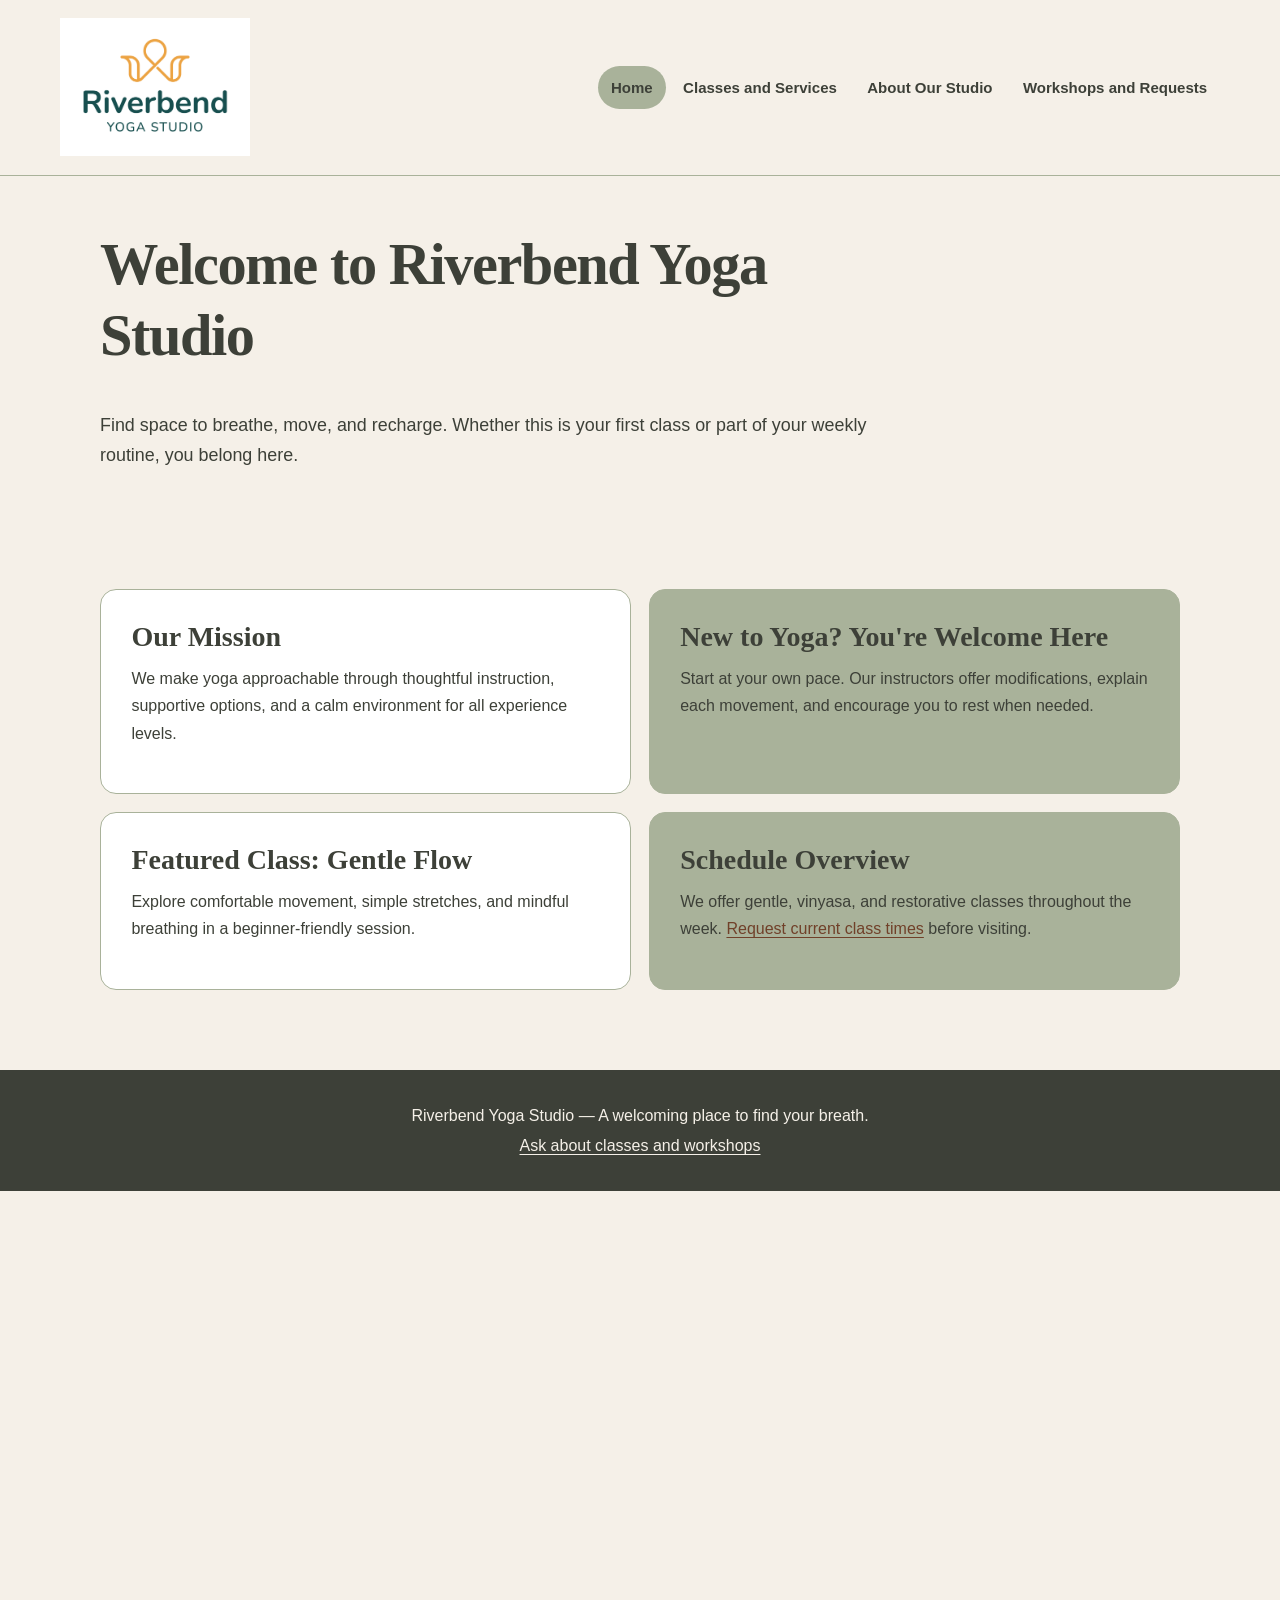
<file: index.html>
<!DOCTYPE html>

<html lang="en">
<head>
<meta charset="utf-8"/>
<meta content="width=device-width, initial-scale=1.0" name="viewport"/>
<meta content="Riverbend Yoga Studio offers welcoming yoga classes and workshops for all experience levels." name="description"/>
<title>Home | Riverbend Yoga Studio</title>
<link href="styles.css" rel="stylesheet"/>
<script defer="True" src="script.js"></script></head>
<body>
<a class="skip-link" href="#main-content">Skip to main content</a><header class="site-header">
<a class="brand" href="index.html"><img alt="Riverbend Yoga Studio logo" class="brand-logo" src="yoga-logo_c.png" width="180"/></a>
<nav aria-label="Main navigation" id="primary-nav"><ul><li><a aria-current="page" href="index.html">Home</a></li><li><a href="services.html">Classes and Services</a></li><li><a href="about.html">About Our Studio</a></li><li><a href="events.html">Workshops and Requests</a></li></ul></nav>
</header>
<main class="page-shell home-page" id="main-content">
<h1>Welcome to Riverbend Yoga Studio</h1>
<p class="page-intro">Find space to breathe, move, and recharge. Whether this is your first class or part of your weekly routine, you belong here.</p>
<picture class="hero-photo">
<source media="(max-width: 600px)" srcset="yoga-feature-small_c.png"/>
<img alt="Yoga student balancing on her hands in a bright studio" loading="eager" src="yoga-feature-large_c.png" width="900"/>
</picture>
<section aria-labelledby="mission" class="info-card feature-card"><h2 id="mission">Our Mission</h2><p>We make yoga approachable through thoughtful instruction, supportive options, and a calm environment for all experience levels.</p></section>
<section aria-labelledby="beginners" class="info-card"><h2 id="beginners">New to Yoga? You're Welcome Here</h2><p>Start at your own pace. Our instructors offer modifications, explain each movement, and encourage you to rest when needed.</p></section>
<section aria-labelledby="featured" class="info-card feature-card"><h2 id="featured">Featured Class: Gentle Flow</h2><p>Explore comfortable movement, simple stretches, and mindful breathing in a beginner-friendly session.</p></section>
<section aria-labelledby="schedule" class="info-card"><h2 id="schedule">Schedule Overview</h2><p>We offer gentle, vinyasa, and restorative classes throughout the week. <a class="text-link" href="events.html">Request current class times</a> before visiting.</p></section>
</main>
<footer class="site-footer">
<p>Riverbend Yoga Studio — A welcoming place to find your breath.</p>
<p><a href="events.html">Ask about classes and workshops</a></p>
</footer>
</body>
</html>
</file>
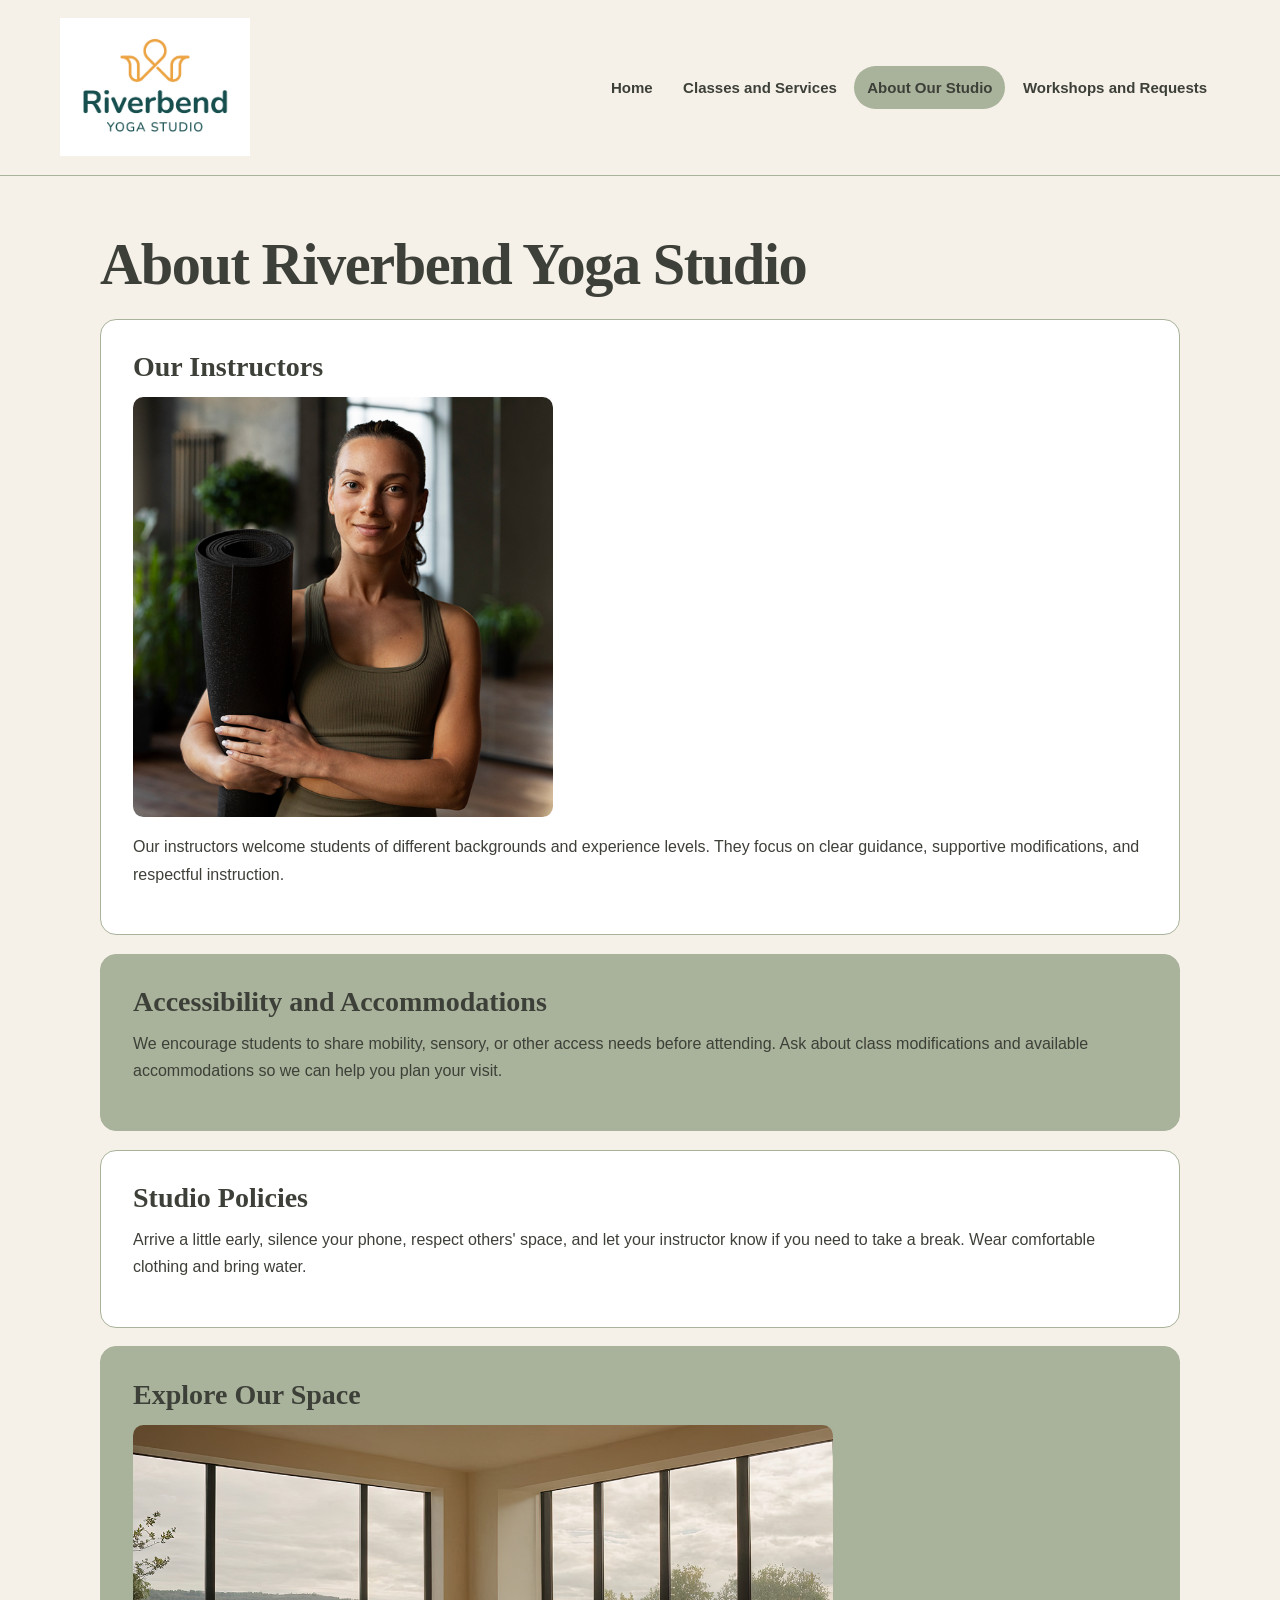
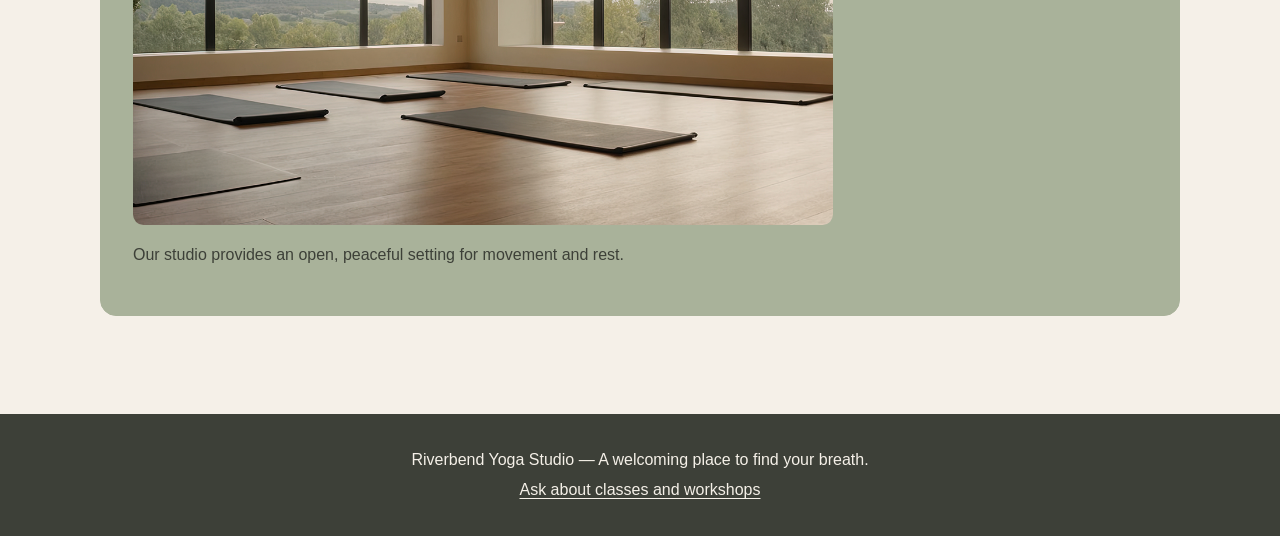
<file: about.html>
<!DOCTYPE html>

<html lang="en">
<head>
<meta charset="utf-8"/>
<meta content="width=device-width, initial-scale=1.0" name="viewport"/>
<meta content="Riverbend Yoga Studio offers welcoming yoga classes and workshops for all experience levels." name="description"/>
<title>About | Riverbend Yoga Studio</title>
<link href="styles.css" rel="stylesheet"/>
<script defer="True" src="script.js"></script></head>
<body>
<a class="skip-link" href="#main-content">Skip to main content</a><header class="site-header">
<a class="brand" href="index.html"><img alt="Riverbend Yoga Studio logo" class="brand-logo" src="yoga-logo_c.png" width="180"/></a>
<nav aria-label="Main navigation" id="primary-nav"><ul><li><a href="index.html">Home</a></li><li><a href="services.html">Classes and Services</a></li><li><a aria-current="page" href="about.html">About Our Studio</a></li><li><a href="events.html">Workshops and Requests</a></li></ul></nav>
</header>
<main class="page-shell" id="main-content">
<h1>About Riverbend Yoga Studio</h1>
<section class="info-card"><h2>Our Instructors</h2><img alt="Yoga instructor holding a rolled mat at the studio" loading="lazy" src="yoga-instructor_c.png" width="420"/><p>Our instructors welcome students of different backgrounds and experience levels. They focus on clear guidance, supportive modifications, and respectful instruction.</p></section>
<section class="info-card"><h2>Accessibility and Accommodations</h2><p>We encourage students to share mobility, sensory, or other access needs before attending. Ask about class modifications and available accommodations so we can help you plan your visit.</p></section>
<section class="info-card"><h2>Studio Policies</h2><p>Arrive a little early, silence your phone, respect others' space, and let your instructor know if you need to take a break. Wear comfortable clothing and bring water.</p></section>
<section class="info-card"><h2>Explore Our Space</h2><img alt="Bright yoga studio with mats arranged across a wooden floor" loading="lazy" src="yoga-studio_c.png" width="700"/><p>Our studio provides an open, peaceful setting for movement and rest.</p></section>
</main>
<footer class="site-footer">
<p>Riverbend Yoga Studio — A welcoming place to find your breath.</p>
<p><a href="events.html">Ask about classes and workshops</a></p>
</footer>
</body>
</html>
</file>
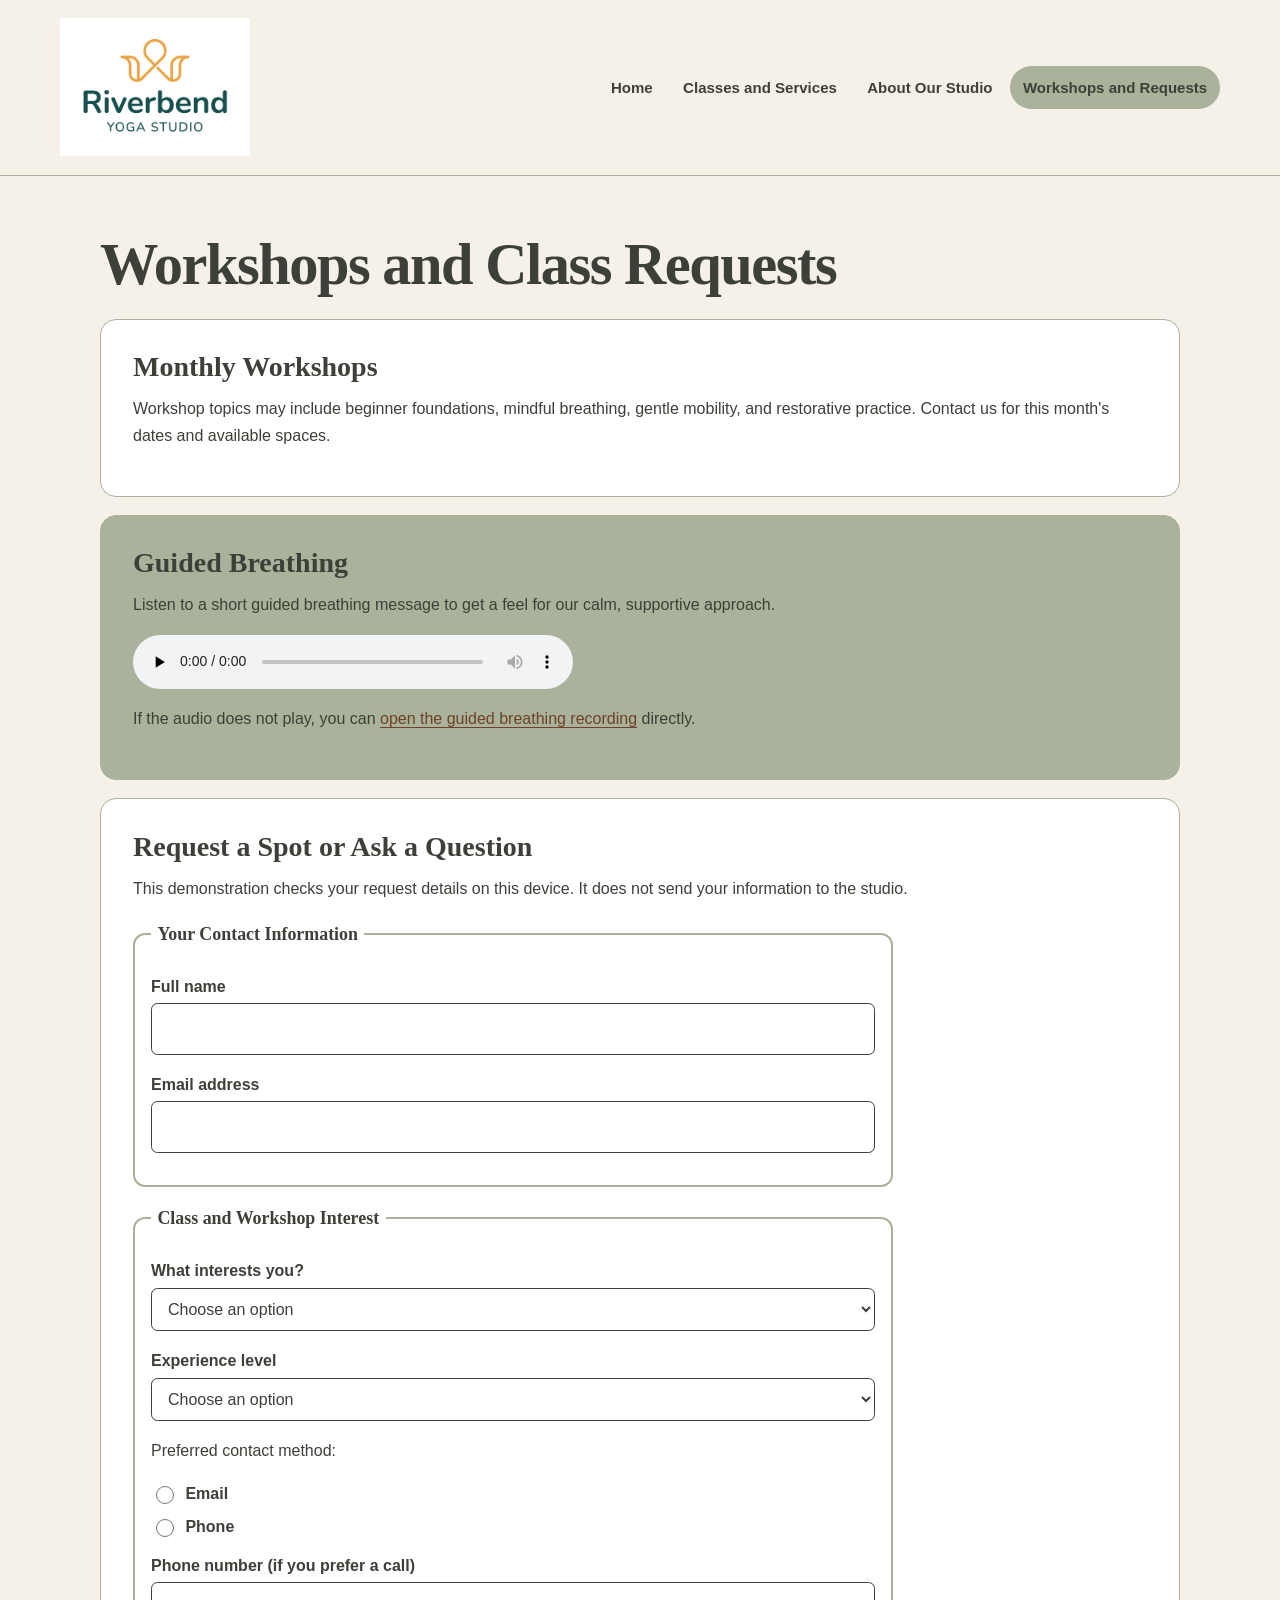
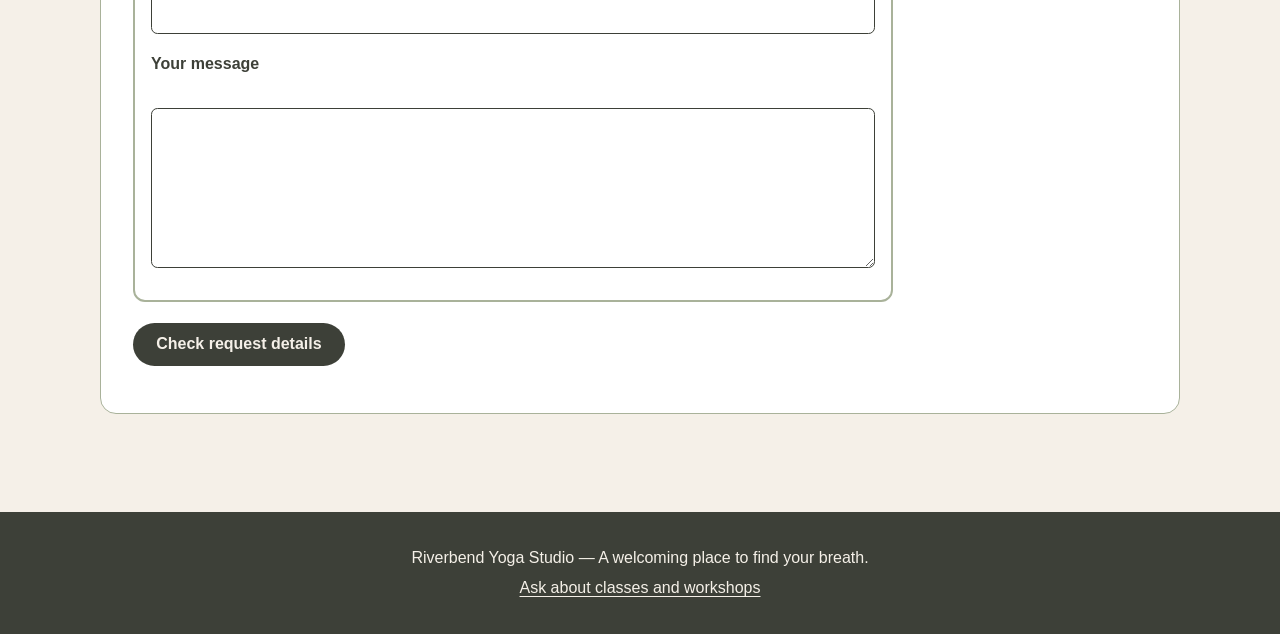
<file: events.html>
<!DOCTYPE html>

<html lang="en">
<head>
<meta charset="utf-8"/>
<meta content="width=device-width, initial-scale=1.0" name="viewport"/>
<meta content="Riverbend Yoga Studio offers welcoming yoga classes and workshops for all experience levels." name="description"/>
<title>Workshops and Requests | Riverbend Yoga Studio</title>
<link href="styles.css" rel="stylesheet"/>
<script defer="True" src="script.js"></script></head>
<body>
<a class="skip-link" href="#main-content">Skip to main content</a><header class="site-header">
<a class="brand" href="index.html"><img alt="Riverbend Yoga Studio logo" class="brand-logo" src="yoga-logo_c.png" width="180"/></a>
<nav aria-label="Main navigation" id="primary-nav"><ul><li><a href="index.html">Home</a></li><li><a href="services.html">Classes and Services</a></li><li><a href="about.html">About Our Studio</a></li><li><a aria-current="page" href="events.html">Workshops and Requests</a></li></ul></nav>
</header>
<main class="page-shell" id="main-content">
<h1>Workshops and Class Requests</h1>
<section class="info-card"><h2>Monthly Workshops</h2><p>Workshop topics may include beginner foundations, mindful breathing, gentle mobility, and restorative practice. Contact us for this month's dates and available spaces.</p></section>
<section class="info-card"><h2>Guided Breathing</h2><p>Listen to a short guided breathing message to get a feel for our calm, supportive approach.</p><audio aria-label="Riverbend Yoga Studio guided welcome recording" controls="" preload="none"><source src="yoga-breathing_c.mp3" type="audio/mpeg"/>Your browser does not support audio playback. Contact the studio to ask about guided breathing sessions.</audio><p>If the audio does not play, you can <a href="yoga-breathing_c.mp3">open the guided breathing recording</a> directly.</p></section>
<section class="info-card"><h2>Request a Spot or Ask a Question</h2><p>This demonstration checks your request details on this device. It does not send your information to the studio.</p>
<form action="#request-form" class="interest-form" id="request-form" method="get" novalidate="novalidate">
<fieldset><legend>Your Contact Information</legend>
<p><label for="name">Full name</label> <input aria-describedby="name-error" autocomplete="name" id="name" minlength="2" name="name" required="" type="text"/><span aria-live="polite" class="field-error" id="name-error"></span></p>
<p><label for="email">Email address</label> <input aria-describedby="email-error" autocomplete="email" id="email" name="email" required="" type="email"/><span aria-live="polite" class="field-error" id="email-error"></span></p>
</fieldset>
<fieldset><legend>Class and Workshop Interest</legend>
<p><label for="interest">What interests you?</label> <select aria-describedby="interest-error" id="interest" name="interest" required=""><option value="">Choose an option</option><option value="gentle">Gentle Yoga</option><option value="vinyasa">Vinyasa Flow</option><option value="restorative">Restorative Yoga</option><option value="private">Private Session</option><option value="workshop">Monthly Workshop</option><option value="athletes">Yoga for Athletes</option></select><span aria-live="polite" class="field-error" id="interest-error"></span></p>
<p><label for="experience">Experience level</label> <select aria-describedby="experience-error" id="experience" name="experience" required=""><option value="">Choose an option</option><option value="beginner">Beginner</option><option value="some">Some experience</option><option value="experienced">Experienced</option></select><span aria-live="polite" class="field-error" id="experience-error"></span></p>
<p>Preferred contact method:</p><p class="radio-choice"><input id="contact-email" name="contact_method" required="" type="radio" value="email"/><label for="contact-email">Email</label></p><p class="radio-choice"><input id="contact-phone" name="contact_method" type="radio" value="phone"/><label for="contact-phone">Phone</label></p><span aria-live="polite" class="field-error" id="contact-method-error"></span>
<p><label for="phone">Phone number (if you prefer a call)</label> <input aria-describedby="phone-error" id="phone" name="phone" pattern="[0-9()+. -]{7,20}" title="Enter a phone number using 7 to 20 digits or common phone symbols" type="tel"/><span aria-live="polite" class="field-error" id="phone-error"></span></p>
<p><label for="message">Your message</label><br/><textarea aria-describedby="message-error" cols="45" id="message" minlength="10" name="message" required="" rows="5"></textarea><span aria-live="polite" class="field-error" id="message-error"></span></p>
</fieldset>
<button type="submit">Check request details</button>
<p aria-live="polite" id="form-status" role="status"></p></form>
</section>
</main>
<footer class="site-footer">
<p>Riverbend Yoga Studio — A welcoming place to find your breath.</p>
<p><a href="events.html">Ask about classes and workshops</a></p>
</footer>
</body>
</html>
</file>
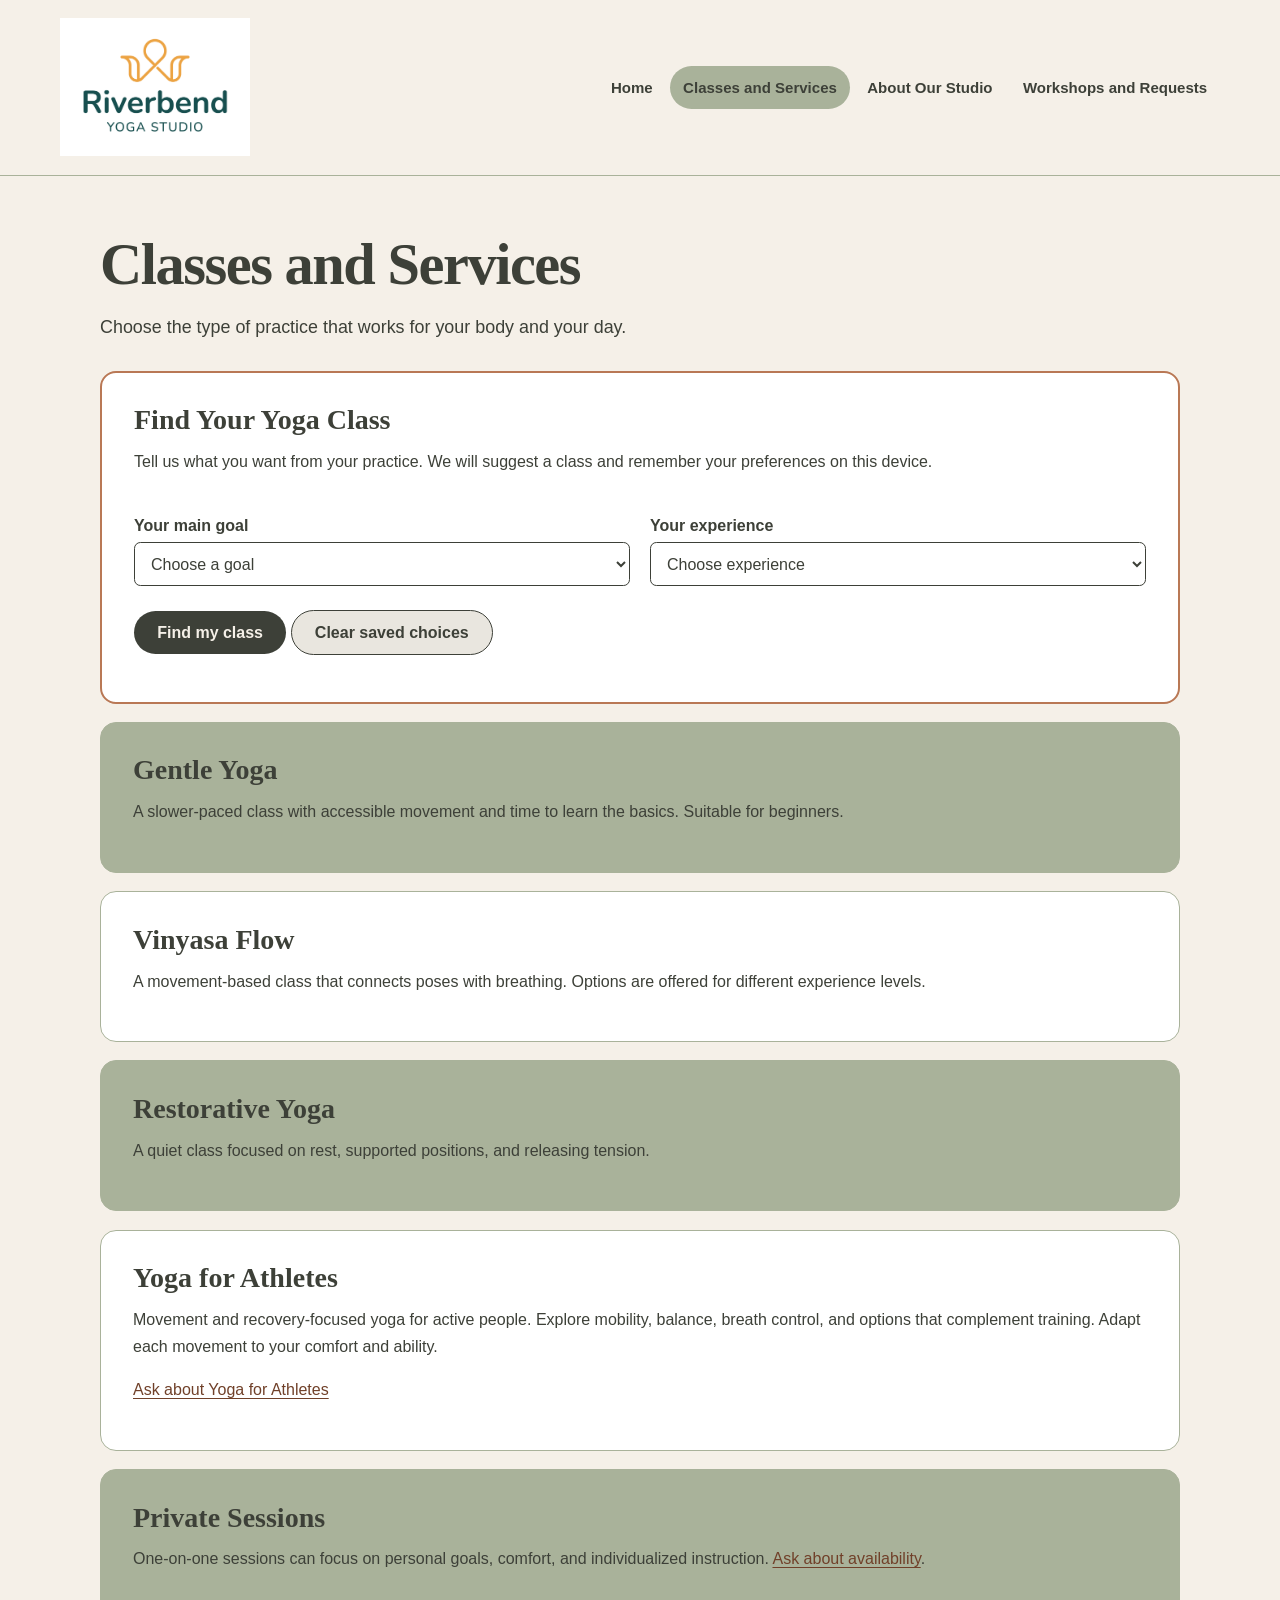
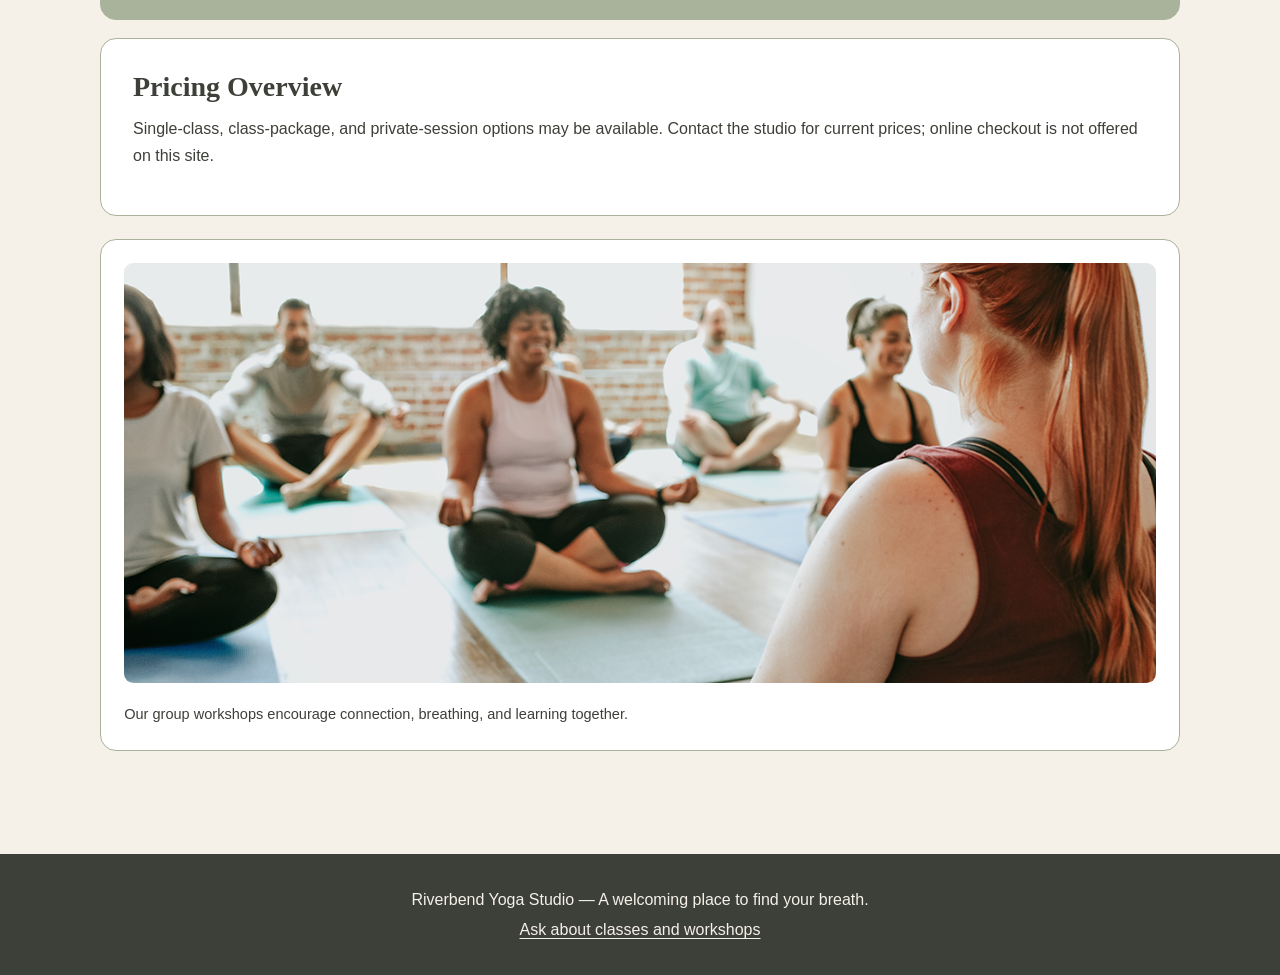
<file: services.html>
<!DOCTYPE html>

<html lang="en">
<head>
<meta charset="utf-8"/>
<meta content="width=device-width, initial-scale=1.0" name="viewport"/>
<meta content="Riverbend Yoga Studio offers welcoming yoga classes and workshops for all experience levels." name="description"/>
<title>Classes and Services | Riverbend Yoga Studio</title>
<link href="styles.css" rel="stylesheet"/>
<script defer="True" src="script.js"></script></head>
<body>
<a class="skip-link" href="#main-content">Skip to main content</a><header class="site-header">
<a class="brand" href="index.html"><img alt="Riverbend Yoga Studio logo" class="brand-logo" src="yoga-logo_c.png" width="180"/></a>
<nav aria-label="Main navigation" id="primary-nav"><ul><li><a href="index.html">Home</a></li><li><a aria-current="page" href="services.html">Classes and Services</a></li><li><a href="about.html">About Our Studio</a></li><li><a href="events.html">Workshops and Requests</a></li></ul></nav>
</header>
<main class="page-shell" id="main-content">
<h1>Classes and Services</h1>
<p class="page-intro">Choose the type of practice that works for your body and your day.</p><section aria-labelledby="finder-title" class="info-card class-finder"><h2 id="finder-title">Find Your Yoga Class</h2><p>Tell us what you want from your practice. We will suggest a class and remember your preferences on this device.</p><div class="finder-fields"><p><label for="class-goal">Your main goal</label><select id="class-goal"><option value="">Choose a goal</option><option value="start">Start yoga comfortably</option><option value="movement">Build movement and flow</option><option value="rest">Relax and recharge</option><option value="athletic">Support athletic movement and recovery</option><option value="personal">Get individualized guidance</option></select></p><p><label for="class-level">Your experience</label><select id="class-level"><option value="">Choose experience</option><option value="beginner">New to yoga</option><option value="some">Some experience</option><option value="experienced">Experienced</option></select></p></div><button id="find-class" type="button">Find my class</button> <button class="secondary-button" id="clear-preferences" type="button">Clear saved choices</button><p aria-live="polite" id="finder-message" role="status"></p><div class="class-result" hidden="" id="class-result"><h3 id="result-title"></h3><p id="result-description"></p><p id="result-reason"></p><button id="save-favorite" type="button">Save as my favorite</button> <a href="events.html" id="request-class">Ask about this class</a></div><p aria-live="polite" id="favorite-status" role="status"></p></section>
<section class="info-card"><h2>Gentle Yoga</h2><p>A slower-paced class with accessible movement and time to learn the basics. Suitable for beginners.</p></section>
<section class="info-card"><h2>Vinyasa Flow</h2><p>A movement-based class that connects poses with breathing. Options are offered for different experience levels.</p></section>
<section class="info-card"><h2>Restorative Yoga</h2><p>A quiet class focused on rest, supported positions, and releasing tension.</p></section><section class="info-card" id="athlete-class"><h2>Yoga for Athletes</h2><p>Movement and recovery-focused yoga for active people. Explore mobility, balance, breath control, and options that complement training. Adapt each movement to your comfort and ability.</p><p><a href="events.html?interest=athletes">Ask about Yoga for Athletes</a></p></section>
<section class="info-card"><h2>Private Sessions</h2><p>One-on-one sessions can focus on personal goals, comfort, and individualized instruction. <a href="events.html">Ask about availability</a>.</p></section>
<section class="info-card"><h2>Pricing Overview</h2><p>Single-class, class-package, and private-session options may be available. Contact the studio for current prices; online checkout is not offered on this site.</p></section>
<figure class="wide-figure"><img alt="Instructor leading a seated yoga workshop with a diverse group" src="yoga-workshop_c.png" width="650"/><figcaption>Our group workshops encourage connection, breathing, and learning together.</figcaption></figure>
</main>
<footer class="site-footer">
<p>Riverbend Yoga Studio — A welcoming place to find your breath.</p>
<p><a href="events.html">Ask about classes and workshops</a></p>
</footer>
</body>
</html>
</file>
<file: styles.css>
/* Riverbend Yoga Studio | Sophia Touchstone 3 | Mobile-first CSS */
:root { --ivory:#F5F0E8; --sage:#A9B29A; --charcoal:#3D4038; --terracotta:#B97855; }
* { box-sizing:border-box; }
html { scroll-behavior:smooth; }
body { margin:0; background:var(--ivory); color:var(--charcoal); font: 1rem/1.7 Arial,Helvetica,sans-serif; }
h1,h2,h3,legend { font-family:Georgia,'Times New Roman',serif; line-height:1.23; }
h1 { font-size:clamp(2.2rem,6vw,3.65rem); letter-spacing:-.025em; margin:0 0 .7rem; }
h2 { font-size:clamp(1.35rem,3vw,1.75rem); margin:0 0 .65rem; }
p { margin:.55rem 0 1rem; }
a { color:#704029; text-underline-offset:.2em; }
a:hover { text-decoration-thickness:2px; }
:focus-visible { outline:3px solid var(--terracotta); outline-offset:4px; }
.skip-link { position:absolute; left:1rem; top:-5rem; z-index:10; background:var(--ivory); padding:.65rem 1rem; }
.skip-link:focus { top:.5rem; }
.site-header { background:var(--ivory); border-bottom:1px solid var(--sage); padding:1rem max(1rem,calc((100vw - 1160px)/2)); display:flex; flex-direction:column; align-items:center; gap:.75rem; }
.brand { display:inline-flex; align-items:center; justify-content:center; }
.brand-logo { display:block; width:168px; max-width:100%; height:auto; }
nav { width:100%; }
nav ul { display:flex; flex-direction:column; align-items:stretch; gap:.25rem; margin:0; padding:0; list-style:none; }
nav a { display:block; text-align:center; text-decoration:none; padding:.52rem .8rem; border-radius:100px; font-size:.94rem; font-weight:700; color:var(--charcoal); }
nav a:hover,nav a:focus-visible,nav a[aria-current=page] { background:var(--sage); color:var(--charcoal); }
.page-shell { width:min(100% - 2rem,1080px); margin:0 auto; padding:2.4rem 0 4rem; }
.page-shell > h1, .page-intro { max-width:790px; }
.page-intro { font-size:1.12rem; margin-bottom:1.8rem; }
.hero-photo { display:block; margin:1.4rem 0 2rem; }
.hero-photo img { display:block; width:100%; max-height:460px; object-fit:cover; border-radius:1.2rem; }
img { max-width:100%; height:auto; }
.info-card, .wide-figure { padding:1.45rem; margin:1.15rem 0; background:#fff; border:1px solid var(--sage); border-radius:1rem; }
.info-card:nth-of-type(even) { background:var(--sage); }
.info-card img { display:block; border-radius:.65rem; margin:.8rem 0 1rem; max-height:440px; object-fit:cover; }
.wide-figure { margin:1.4rem 0; }
.wide-figure img { width:100%; max-height:420px; object-fit:cover; border-radius:.6rem; }
figcaption { font-size:.91rem; margin-top:.7rem; }
.site-footer { background:var(--charcoal); color:var(--ivory); padding:1.8rem 1rem; text-align:center; }
.site-footer a { color:var(--ivory); }
.site-footer p { margin:.2rem 0; }
.interest-form { max-width:760px; }
fieldset { border:2px solid var(--sage); border-radius:.75rem; padding:1rem; margin:1.3rem 0; }
legend { font-weight:bold; padding:0 .4rem; font-size:1.12rem; }
label { display:block; font-weight:700; margin:.75rem 0 .2rem; }
input:not([type=radio]),select,textarea { display:block; width:100%; max-width:100%; border:1.5px solid var(--charcoal); border-radius:.4rem; padding:.7rem .75rem; font:inherit; background:#fff; color:var(--charcoal); }
textarea { min-height:120px; resize:vertical; }
.radio-choice { display:flex; align-items:center; gap:.55rem; margin:.35rem 0; }
.radio-choice label { margin:0; }
input[type=radio] { width:1.1rem; height:1.1rem; accent-color:var(--charcoal); }
button { display:inline-block; background:var(--charcoal); color:var(--ivory); border:0; border-radius:100px; padding:.8rem 1.45rem; font:700 1rem Arial,Helvetica,sans-serif; cursor:pointer; }
button:hover { background:#222521; }
audio { max-width:100%; width:min(100%,440px); }
/* Tablet/desktop: navigation becomes horizontal, cards flow into columns. */
@media (min-width:760px) {
 .site-header { flex-direction:row; justify-content:space-between; gap:2rem; padding-top:1.15rem; padding-bottom:1.15rem; }
 .brand-logo { width:190px; }
 nav { width:auto; }
 nav ul { flex-direction:row; flex-wrap:wrap; justify-content:flex-end; gap:.3rem; }
 nav a { padding:.55rem .8rem; }
 .page-shell { padding:3.3rem 0 5rem; }
 .home-page { display:flex; flex-wrap:wrap; gap:1.1rem; align-items:stretch; }
 .home-page > h1, .home-page > .page-intro, .home-page > .hero-photo { flex:0 0 100%; }
 .home-page > .info-card { flex:1 1 calc(50% - 1.1rem); margin:0; padding:1.9rem; }
 .info-card { padding:1.9rem 2rem; }
}
@media (min-width:1050px) { .page-shell { width:min(100% - 5rem,1080px); } }
@media (prefers-reduced-motion:reduce) { html { scroll-behavior:auto; } }

/* Touchstone 4: interactive class finder and inline form feedback */
.class-finder { border:2px solid var(--terracotta); }
.finder-fields { display:grid; gap:.5rem 1.25rem; grid-template-columns:1fr; }
@media(min-width:760px) { .finder-fields { grid-template-columns:1fr 1fr; } .home-page > .class-finder { flex-basis:100%; } }
.class-result { background:var(--ivory); border-left:5px solid var(--terracotta); padding:1rem 1.25rem; margin-top:1rem; border-radius:.4rem; }
.class-result[hidden] { display:none; }
.secondary-button { background:#e9e6df; color:var(--charcoal); border:1px solid var(--charcoal); margin-top:.5rem; }
.secondary-button:hover { background:#d8d5cd; }
.field-error { display:block; color:#922b20; font-size:.92rem; font-weight:700; margin:.25rem 0; min-height:0; }
[aria-invalid="true"] { border:2px solid #922b20 !important; }
#form-status, #finder-message, #favorite-status { font-weight:600; }
</file>
